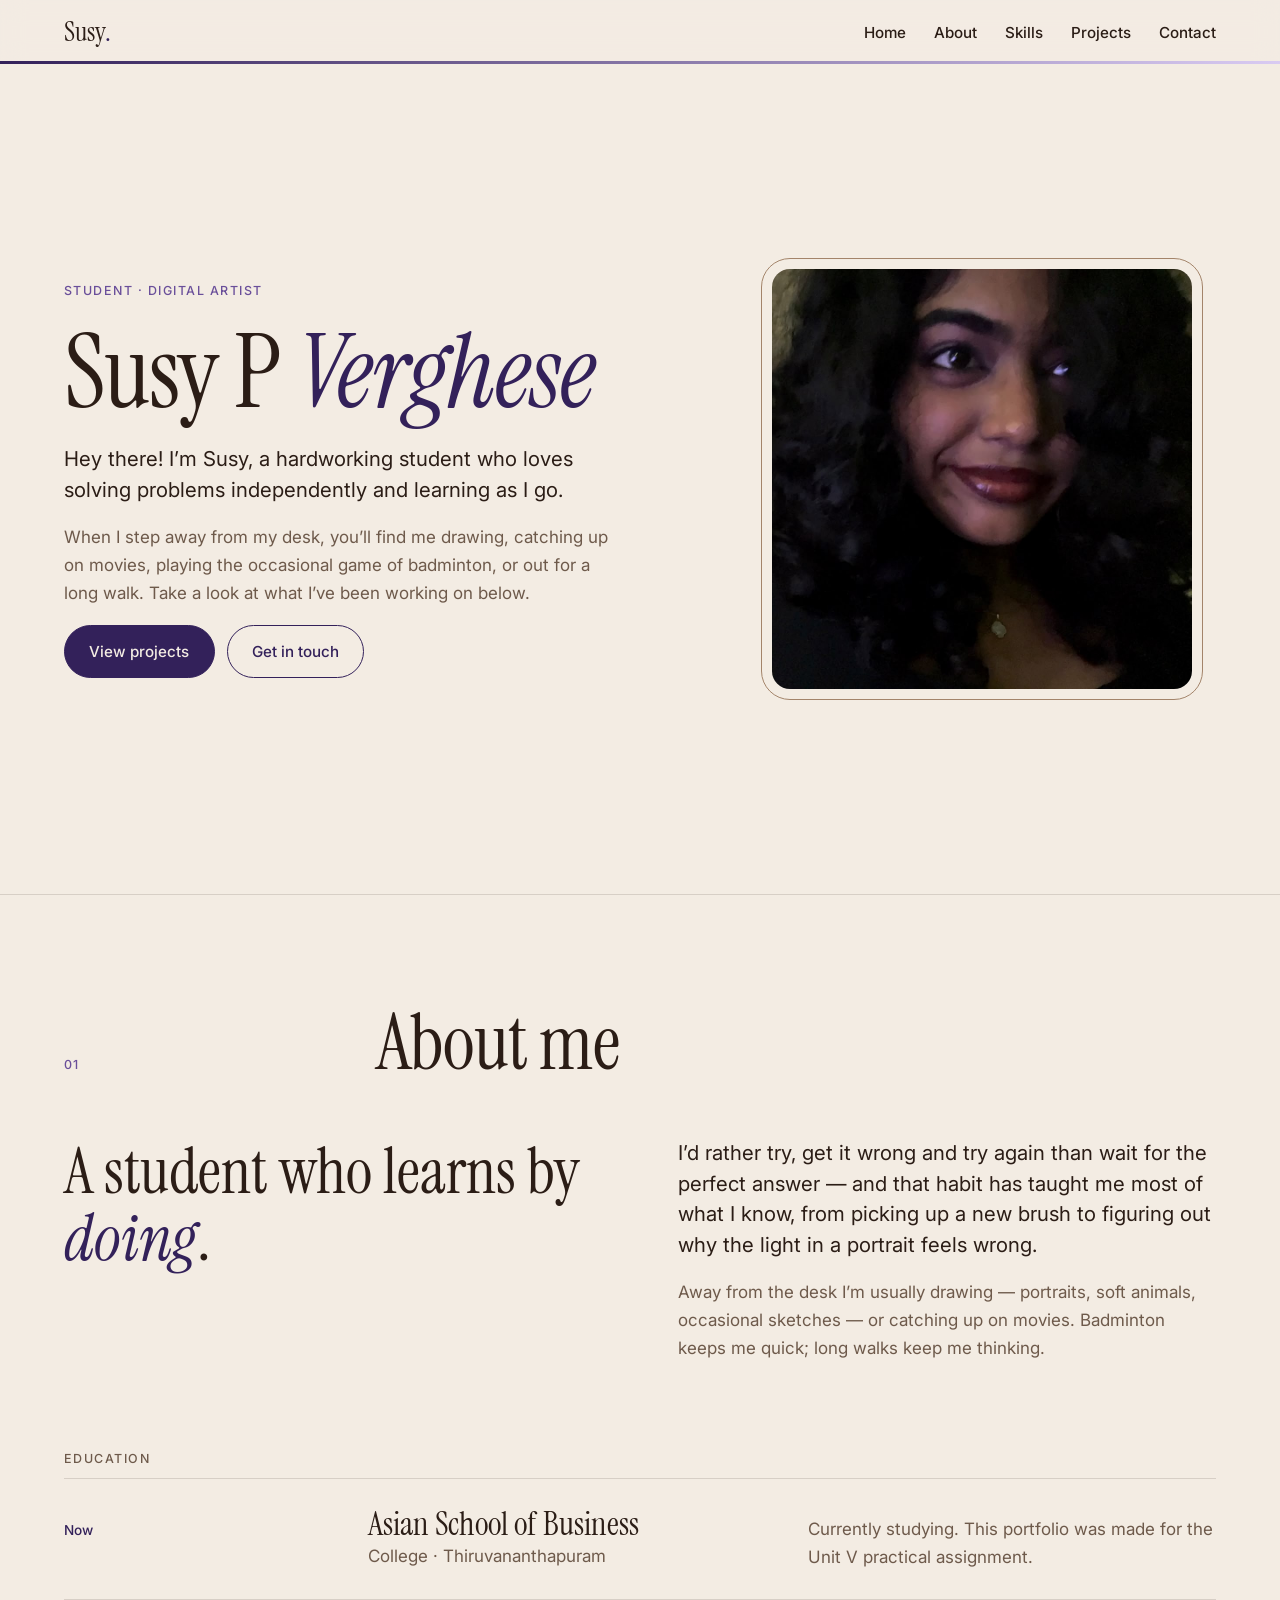
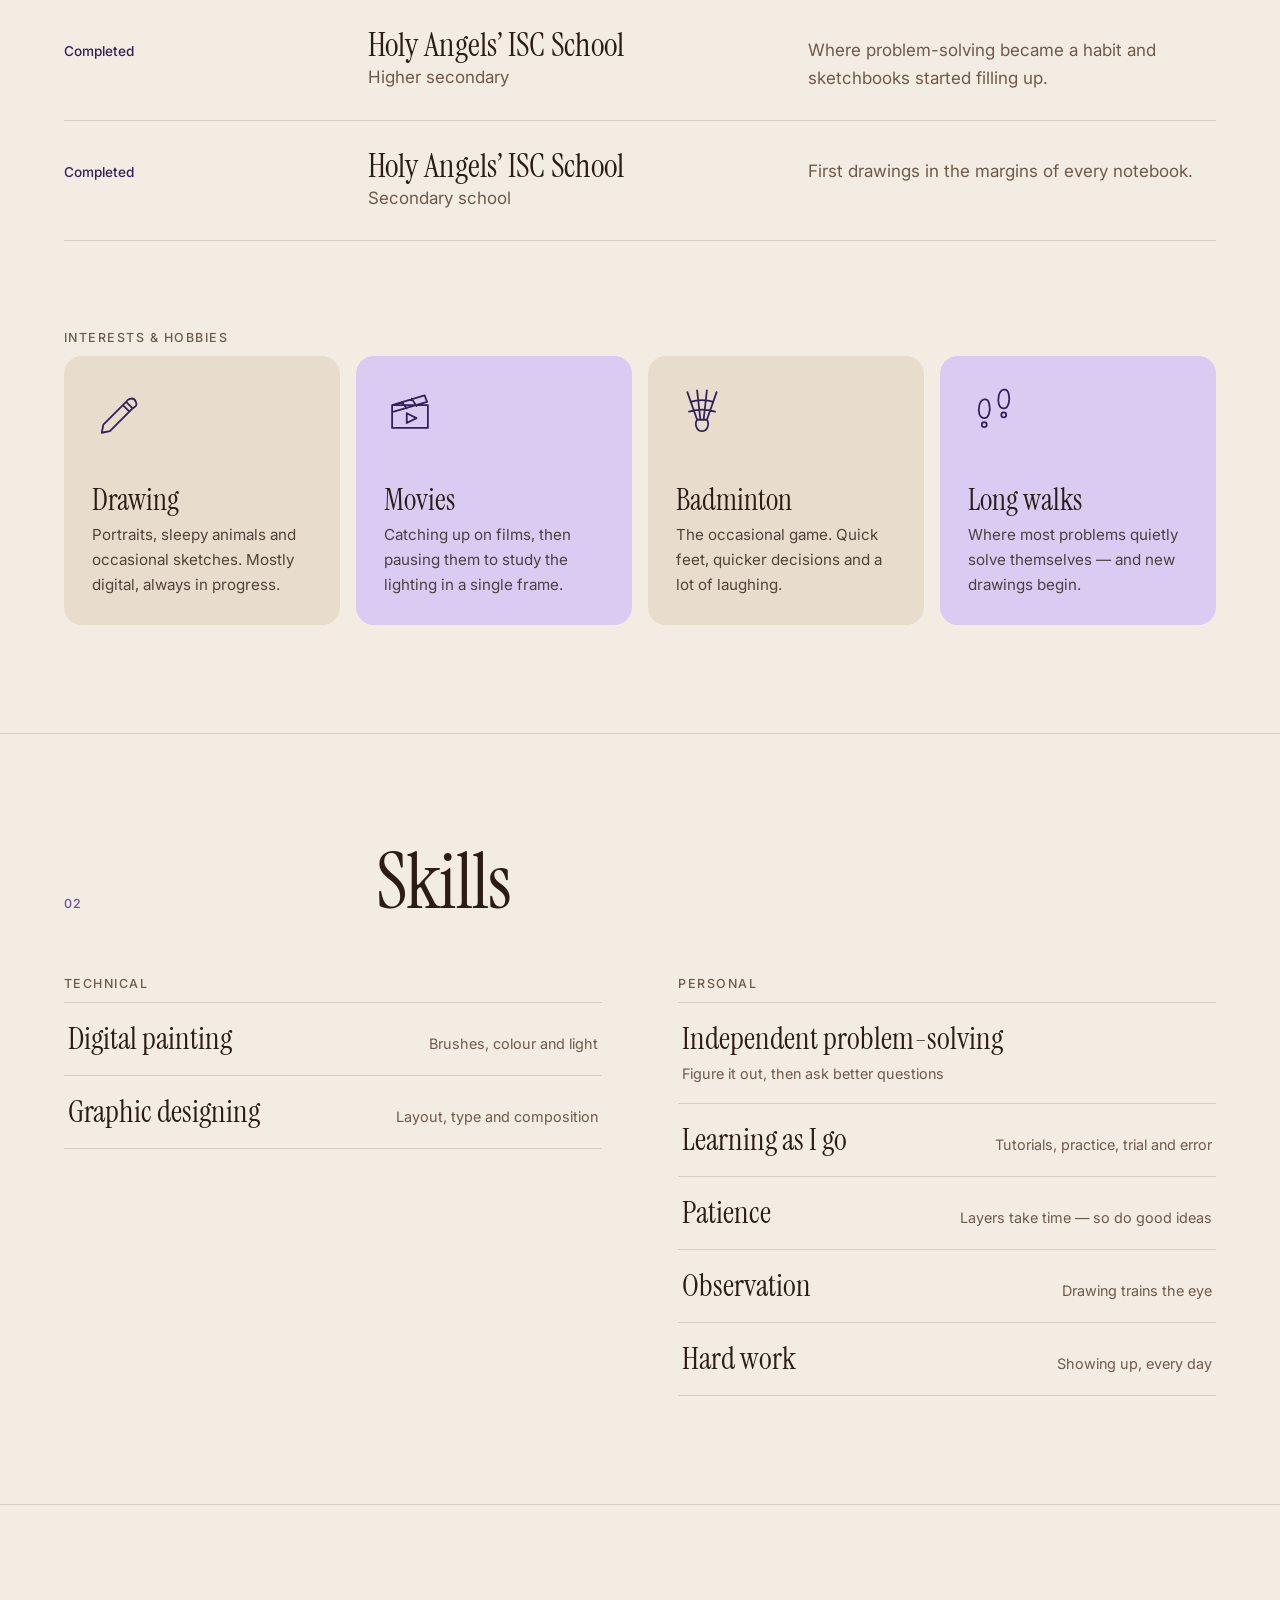
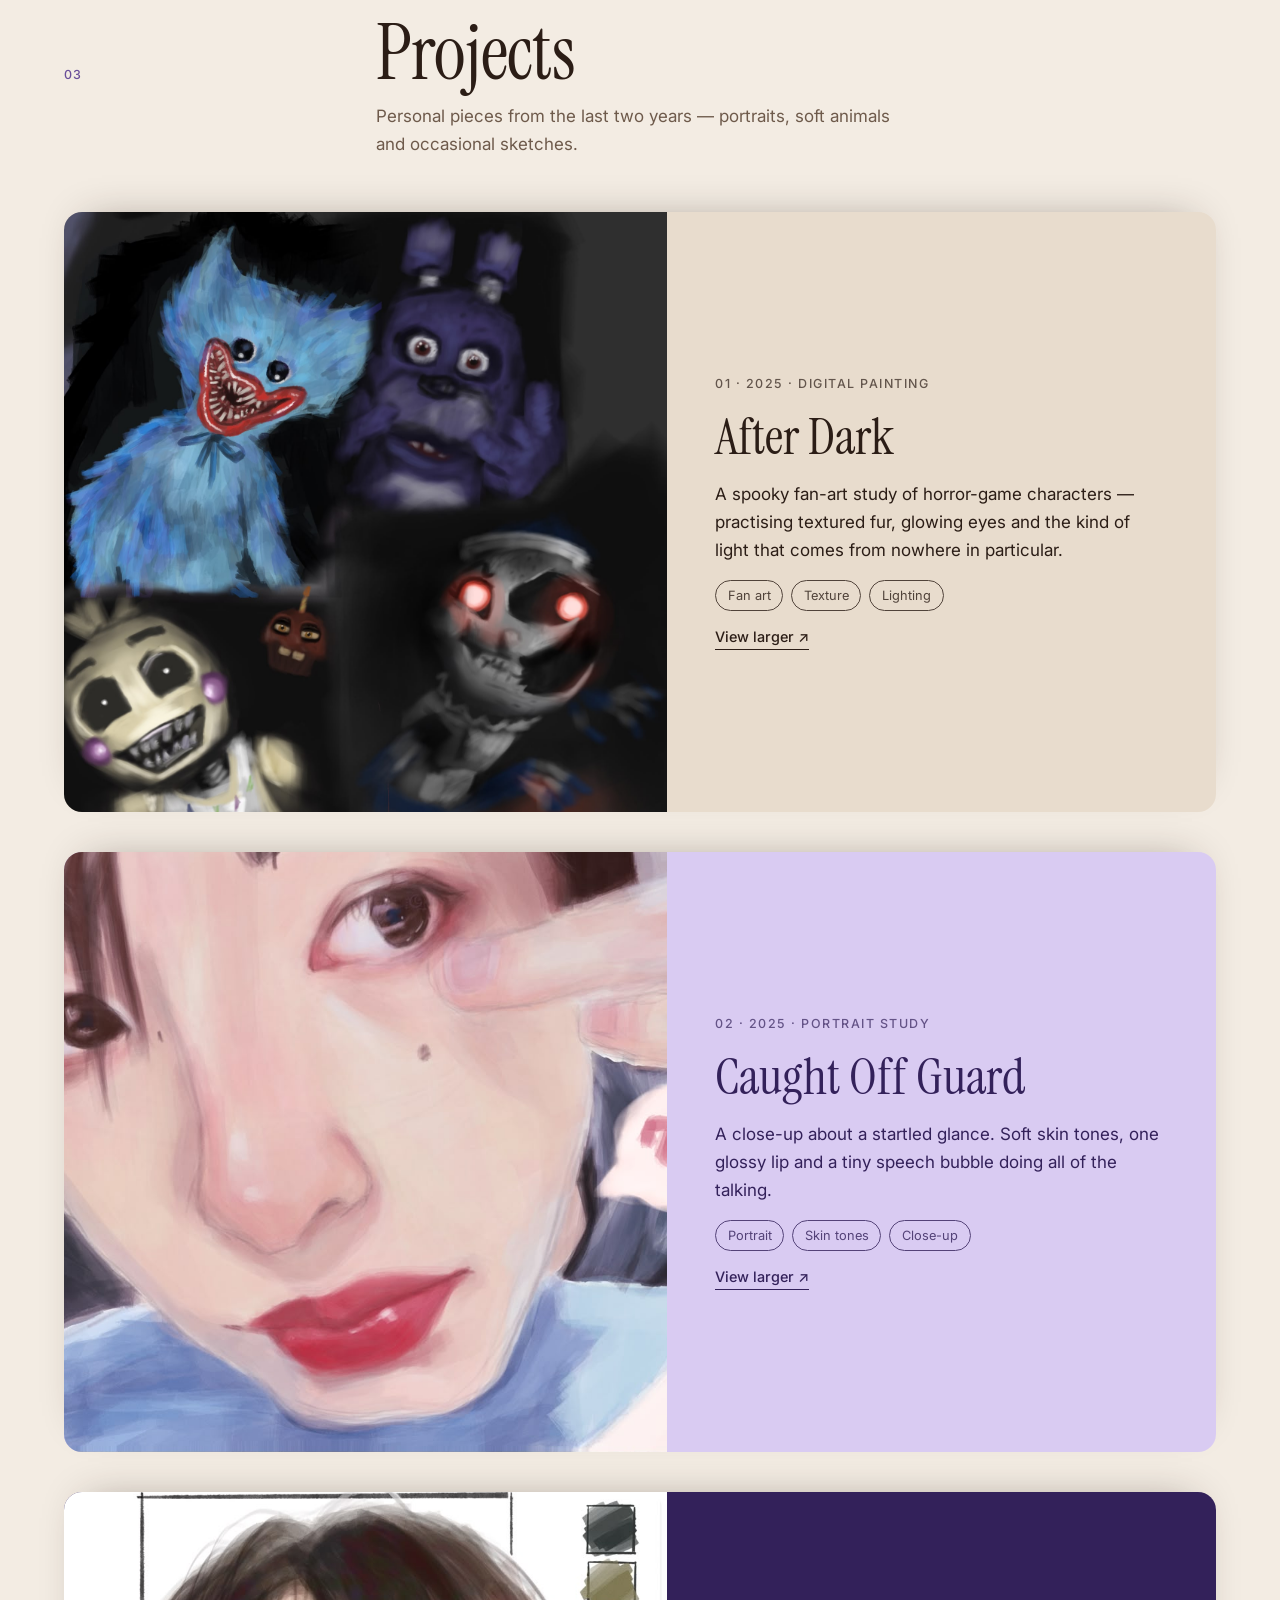
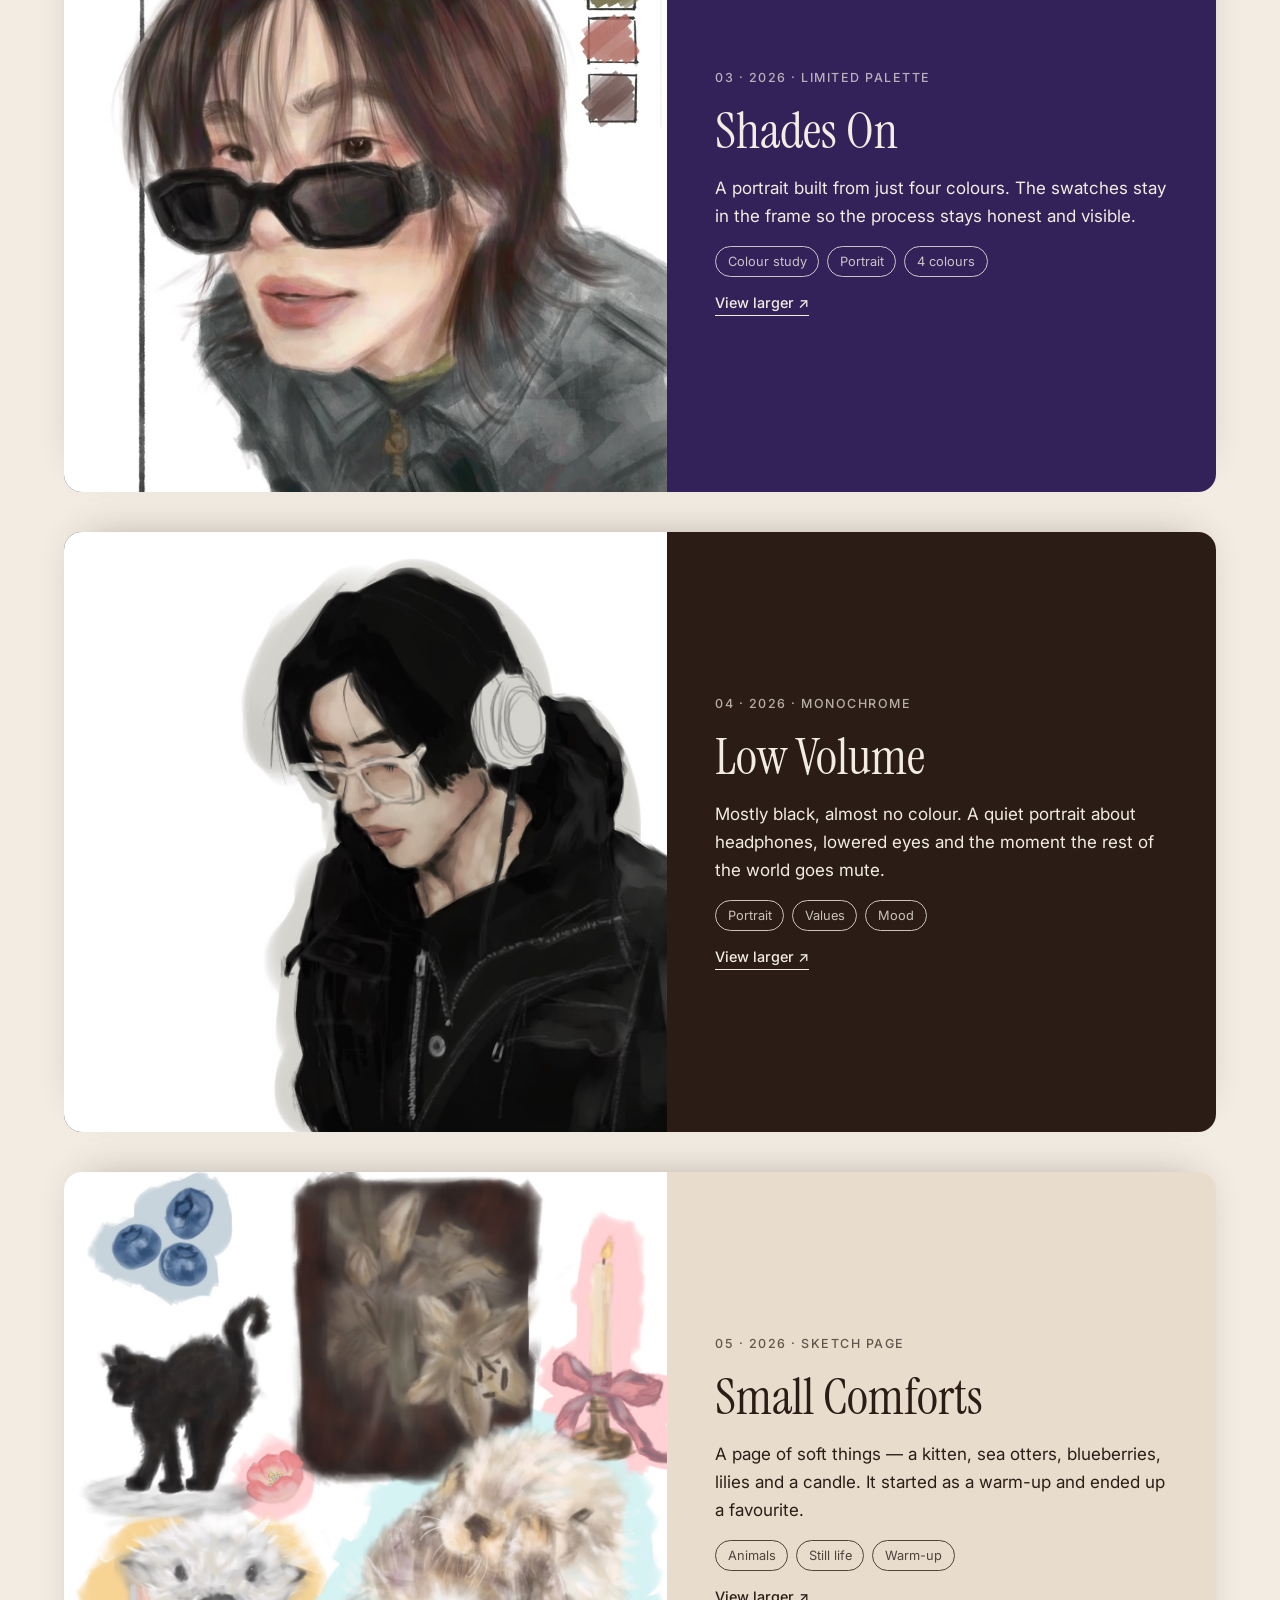
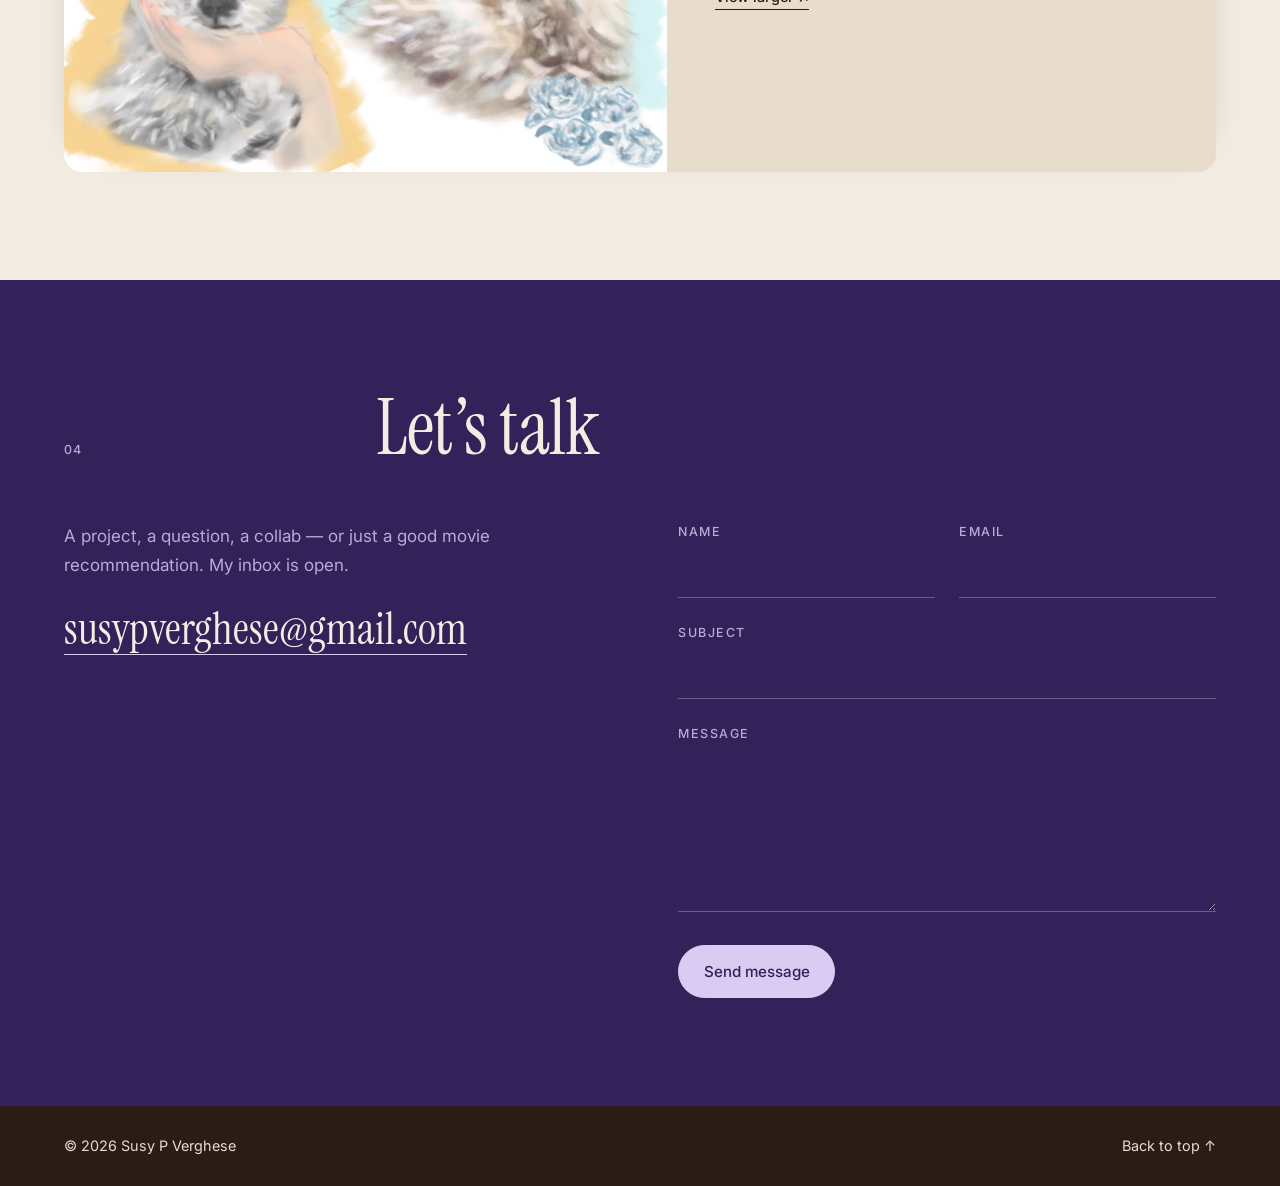
<file: index.html>
<!DOCTYPE html>
<html lang="en">
<head>
  <meta charset="UTF-8">
  <meta name="viewport" content="width=device-width, initial-scale=1">
  <title>Susy P Verghese — Portfolio</title>
  <meta name="description" content="Susy P Verghese — a hardworking student and digital artist. About me, education, skills, projects and contact details.">
  <link rel="preconnect" href="https://fonts.googleapis.com">
  <link rel="preconnect" href="https://fonts.gstatic.com" crossorigin>
  <link href="https://fonts.googleapis.com/css2?family=Instrument+Serif:ital@0;1&family=Inter:wght@400;500;600&display=swap" rel="stylesheet">
  <link rel="stylesheet" href="style.css">
</head>
<body>
  <a class="skip" href="#main">Skip to content</a>

  <header class="site-header">
    <a class="logo" href="#home">Susy<span>.</span></a>
    <nav aria-label="Main">
      <ul class="nav">
        <li><a href="#home">Home</a></li>
        <li><a href="#about">About</a></li>
        <li><a href="#skills">Skills</a></li>
        <li><a href="#projects">Projects</a></li>
        <li><a href="#contact">Contact</a></li>
      </ul>
    </nav>
  </header>

  <main id="main">

    <!-- Home -->
    <section class="hero" id="home">
      <div class="hero-text">
        <p class="eyebrow">Student · Digital artist</p>
        <h1>Susy P <em>Verghese</em></h1>
        <p class="lead">Hey there! I’m Susy, a hardworking student who loves solving problems independently and learning as I go.</p>
        <p class="muted">When I step away from my desk, you’ll find me drawing, catching up on movies, playing the occasional game of badminton, or out for a long walk. Take a look at what I’ve been working on below.</p>
        <div class="actions">
          <a class="btn" href="#projects">View projects</a>
          <a class="btn btn-ghost" href="#contact">Get in touch</a>
        </div>
      </div>
      <figure class="hero-photo">
        <img src="images/profile.jpg" alt="Susy P Verghese smiling over her shoulder, with dark curly hair" width="1280" height="960">
      </figure>
    </section>

    <!-- About -->
    <section class="section" id="about">
      <div class="section-head reveal">
        <p class="eyebrow">01</p>
        <h2>About me</h2>
      </div>
      <div class="two-col about-intro">
        <p class="about-statement reveal">A student who learns by <em>doing</em>.</p>
        <div class="about-text reveal">
          <p class="lead">I’d rather try, get it wrong and try again than wait for the perfect answer — and that habit has taught me most of what I know, from picking up a new brush to figuring out why the light in a portrait feels wrong.</p>
          <p class="muted">Away from the desk I’m usually drawing — portraits, soft animals, occasional sketches — or catching up on movies. Badminton keeps me quick; long walks keep me thinking.</p>
        </div>
      </div>

      <div class="about-block" id="education">
        <h3 class="col-title reveal">Education</h3>
        <ol class="timeline">
          <li class="reveal">
            <span class="years">Now</span>
            <div>
              <h3>Asian School of Business</h3>
              <p class="muted">College · Thiruvananthapuram</p>
            </div>
            <p class="muted">Currently studying. This portfolio was made for the Unit V practical assignment.</p>
          </li>
          <li class="reveal">
            <span class="years">Completed</span>
            <div>
              <h3>Holy Angels’ ISC School</h3>
              <p class="muted">Higher secondary</p>
            </div>
            <p class="muted">Where problem-solving became a habit and sketchbooks started filling up.</p>
          </li>
          <li class="reveal">
            <span class="years">Completed</span>
            <div>
              <h3>Holy Angels’ ISC School</h3>
              <p class="muted">Secondary school</p>
            </div>
            <p class="muted">First drawings in the margins of every notebook.</p>
          </li>
        </ol>
      </div>

      <div class="about-block" id="interests">
        <h3 class="col-title reveal">Interests &amp; hobbies</h3>
        <ul class="interests">
          <li class="interest reveal">
            <svg viewBox="0 0 64 64" aria-hidden="true"><path d="M14 50 L42 22 L50 30 L22 58 L12 60 Z M38 26 L46 34 M42 22 C45 17 52 16 54 22 C56 26 54 28 50 30"/></svg>
            <h3>Drawing</h3>
            <p>Portraits, sleepy animals and occasional sketches. Mostly digital, always in progress.</p>
          </li>
          <li class="interest reveal">
            <svg viewBox="0 0 64 64" aria-hidden="true"><path d="M10 26 H54 V54 H10 Z M10 26 L50 14 L53 22 L12 34 M22 22 L28 30 M34 18 L40 27 M28 36 L40 42 L28 48 Z"/></svg>
            <h3>Movies</h3>
            <p>Catching up on films, then pausing them to study the lighting in a single frame.</p>
          </li>
          <li class="interest reveal">
            <svg viewBox="0 0 64 64" aria-hidden="true"><path d="M26 44 C22 50 26 58 32 58 C38 58 42 50 38 44 Z M26 44 L14 10 M38 44 L50 10 M30 44 L26 8 M34 44 L38 8 M18 22 C26 19 38 19 46 22 M16 34 C26 31 38 31 48 34"/></svg>
            <h3>Badminton</h3>
            <p>The occasional game. Quick feet, quicker decisions and a lot of laughing.</p>
          </li>
          <li class="interest reveal">
            <svg viewBox="0 0 64 64" aria-hidden="true"><path d="M20 42 C14 42 12 34 14 26 C16 18 24 16 26 24 C28 32 26 42 20 42 Z M17 50 C17 46 23 46 23 50 C23 54 17 54 17 50 Z M44 30 C38 30 36 22 38 14 C40 6 48 4 50 12 C52 20 50 30 44 30 Z M41 38 C41 34 47 34 47 38 C47 42 41 42 41 38 Z"/></svg>
            <h3>Long walks</h3>
            <p>Where most problems quietly solve themselves — and new drawings begin.</p>
          </li>
        </ul>
      </div>
    </section>

    <!-- Skills -->
    <section class="section" id="skills">
      <div class="section-head reveal">
        <p class="eyebrow">02</p>
        <h2>Skills</h2>
      </div>
      <div class="two-col">
        <div>
          <h3 class="col-title reveal">Technical</h3>
          <ul class="list">
            <li><span>Digital painting</span><small>Brushes, colour and light</small></li>
            <li><span>Graphic designing</span><small>Layout, type and composition</small></li>
          </ul>
        </div>
        <div>
          <h3 class="col-title reveal">Personal</h3>
          <ul class="list">
            <li><span>Independent problem-solving</span><small>Figure it out, then ask better questions</small></li>
            <li><span>Learning as I go</span><small>Tutorials, practice, trial and error</small></li>
            <li><span>Patience</span><small>Layers take time — so do good ideas</small></li>
            <li><span>Observation</span><small>Drawing trains the eye</small></li>
            <li><span>Hard work</span><small>Showing up, every day</small></li>
          </ul>
        </div>
      </div>
    </section>

    <!-- Projects -->
    <section class="section" id="projects">
      <div class="section-head reveal">
        <p class="eyebrow">03</p>
        <h2>Projects</h2>
        <p class="muted section-intro">Personal pieces from the last two years — portraits, soft animals and occasional sketches.</p>
      </div>

      <div class="projects">
        <article class="project" style="--i: 0">
          <button class="project-open" type="button" popovertarget="view-1" aria-label="View After Dark larger">
            <img src="images/after-dark.jpg" alt="Painted collage of four horror-game characters with glowing eyes and toothy grins." width="1600" height="1600" loading="lazy">
          </button>
          <div class="project-body">
            <p class="meta">01 · 2025 · Digital painting</p>
            <h3>After Dark</h3>
            <p>A spooky fan-art study of horror-game characters — practising textured fur, glowing eyes and the kind of light that comes from nowhere in particular.</p>
            <ul class="tags"><li>Fan art</li><li>Texture</li><li>Lighting</li></ul>
            <button class="view-btn" type="button" popovertarget="view-1">View larger ↗</button>
          </div>
        </article>

        <span class="stack-mark" aria-hidden="true"></span>
        <article class="project project--lilac" style="--i: 1">
          <button class="project-open" type="button" popovertarget="view-2" aria-label="View Caught Off Guard larger">
            <img src="images/caught-off-guard.jpg" alt="Close-up painted portrait with red lips, glancing sideways beside a small speech bubble." width="1280" height="905" loading="lazy" style="object-position: 40% 50%">
          </button>
          <div class="project-body">
            <p class="meta">02 · 2025 · Portrait study</p>
            <h3>Caught Off Guard</h3>
            <p>A close-up about a startled glance. Soft skin tones, one glossy lip and a tiny speech bubble doing all of the talking.</p>
            <ul class="tags"><li>Portrait</li><li>Skin tones</li><li>Close-up</li></ul>
            <button class="view-btn" type="button" popovertarget="view-2">View larger ↗</button>
          </div>
        </article>

        <span class="stack-mark" aria-hidden="true"></span>
        <article class="project project--purple" style="--i: 2">
          <button class="project-open" type="button" popovertarget="view-3" aria-label="View Shades On larger">
            <img src="images/shades-on.jpg" alt="Painted portrait of a person in dark sunglasses and a grey jacket, with four colour swatches." width="905" height="1280" loading="lazy" style="object-position: 50% 35%">
          </button>
          <div class="project-body">
            <p class="meta">03 · 2026 · Limited palette</p>
            <h3>Shades On</h3>
            <p>A portrait built from just four colours. The swatches stay in the frame so the process stays honest and visible.</p>
            <ul class="tags"><li>Colour study</li><li>Portrait</li><li>4 colours</li></ul>
            <button class="view-btn" type="button" popovertarget="view-3">View larger ↗</button>
          </div>
        </article>

        <span class="stack-mark" aria-hidden="true"></span>
        <article class="project project--brown" style="--i: 3">
          <button class="project-open" type="button" popovertarget="view-4" aria-label="View Low Volume larger">
            <img src="images/low-volume.jpg" alt="Painted portrait of a person in glasses and white headphones looking down, in a black jacket." width="1000" height="1426" loading="lazy" style="object-position: 65% 40%">
          </button>
          <div class="project-body">
            <p class="meta">04 · 2026 · Monochrome</p>
            <h3>Low Volume</h3>
            <p>Mostly black, almost no colour. A quiet portrait about headphones, lowered eyes and the moment the rest of the world goes mute.</p>
            <ul class="tags"><li>Portrait</li><li>Values</li><li>Mood</li></ul>
            <button class="view-btn" type="button" popovertarget="view-4">View larger ↗</button>
          </div>
        </article>

        <span class="stack-mark" aria-hidden="true"></span>
        <article class="project" style="--i: 4">
          <button class="project-open" type="button" popovertarget="view-5" aria-label="View Small Comforts larger">
            <img src="images/small-comforts.jpg" alt="Sketch page of a black kitten, fluffy sea otters, blueberries, lilies, flowers and a candle." width="1600" height="1600" loading="lazy">
          </button>
          <div class="project-body">
            <p class="meta">05 · 2026 · Sketch page</p>
            <h3>Small Comforts</h3>
            <p>A page of soft things — a kitten, sea otters, blueberries, lilies and a candle. It started as a warm-up and ended up a favourite.</p>
            <ul class="tags"><li>Animals</li><li>Still life</li><li>Warm-up</li></ul>
            <button class="view-btn" type="button" popovertarget="view-5">View larger ↗</button>
          </div>
        </article>
      </div>

      <!-- Larger views: open when a project is clicked (Esc or clicking outside closes) -->
      <div class="viewer" id="view-1" popover>
        <figure>
          <img src="images/after-dark.jpg" alt="Painted collage of four horror-game characters with glowing eyes and toothy grins." width="1600" height="1600" loading="lazy">
          <figcaption>
            <span>01 · After Dark</span>
            <button type="button" popovertarget="view-1" popovertargetaction="hide">Close ✕</button>
          </figcaption>
        </figure>
      </div>
      <div class="viewer" id="view-2" popover>
        <figure>
          <img src="images/caught-off-guard.jpg" alt="Close-up painted portrait with red lips, glancing sideways beside a small speech bubble." width="1280" height="905" loading="lazy">
          <figcaption>
            <span>02 · Caught Off Guard</span>
            <button type="button" popovertarget="view-2" popovertargetaction="hide">Close ✕</button>
          </figcaption>
        </figure>
      </div>
      <div class="viewer" id="view-3" popover>
        <figure>
          <img src="images/shades-on.jpg" alt="Painted portrait of a person in dark sunglasses and a grey jacket, with four colour swatches." width="905" height="1280" loading="lazy">
          <figcaption>
            <span>03 · Shades On</span>
            <button type="button" popovertarget="view-3" popovertargetaction="hide">Close ✕</button>
          </figcaption>
        </figure>
      </div>
      <div class="viewer" id="view-4" popover>
        <figure>
          <img src="images/low-volume.jpg" alt="Painted portrait of a person in glasses and white headphones looking down, in a black jacket." width="1000" height="1426" loading="lazy">
          <figcaption>
            <span>04 · Low Volume</span>
            <button type="button" popovertarget="view-4" popovertargetaction="hide">Close ✕</button>
          </figcaption>
        </figure>
      </div>
      <div class="viewer" id="view-5" popover>
        <figure>
          <img src="images/small-comforts.jpg" alt="Sketch page of a black kitten, fluffy sea otters, blueberries, lilies, flowers and a candle." width="1600" height="1600" loading="lazy">
          <figcaption>
            <span>05 · Small Comforts</span>
            <button type="button" popovertarget="view-5" popovertargetaction="hide">Close ✕</button>
          </figcaption>
        </figure>
      </div>
    </section>

    <!-- Contact -->
    <section class="section contact" id="contact">
      <div class="section-head reveal">
        <p class="eyebrow">04</p>
        <h2>Let’s talk</h2>
      </div>
      <div class="two-col">
        <div class="contact-info reveal">
          <p class="muted">A project, a question, a collab — or just a good movie recommendation. My inbox is open.</p>
          <a class="email" href="mailto:susypverghese@gmail.com">susypverghese@gmail.com</a>
        </div>

        <form class="form reveal" action="mailto:susypverghese@gmail.com" method="post" enctype="text/plain">
          <div class="field">
            <label for="name">Name</label>
            <input id="name" name="name" type="text" autocomplete="name" required>
          </div>
          <div class="field">
            <label for="email">Email</label>
            <input id="email" name="email" type="email" autocomplete="email" required>
          </div>
          <div class="field field-full">
            <label for="subject">Subject</label>
            <input id="subject" name="subject" type="text" required>
          </div>
          <div class="field field-full">
            <label for="message">Message</label>
            <textarea id="message" name="message" rows="5" required></textarea>
          </div>
          <button class="btn btn-light" type="submit">Send message</button>
        </form>
      </div>
    </section>

  </main>

  <footer class="site-footer">
    <p>© 2026 Susy P Verghese</p>
    <a href="#home">Back to top ↑</a>
  </footer>
</body>
</html>
</file>
<file: style.css>
/* ==========================================================
   Susy P Verghese — Portfolio
   Colours: light & dark brown, light & dark purple
   ========================================================== */

:root {
  --brown-light: #f3ece3;   /* page background */
  --brown-soft: #e8dccd;    /* cards, surfaces */
  --brown-dark: #2b1d16;    /* main text */
  --brown-muted: #6e5a4b;   /* secondary text */
  --brown-mid: #a3846a;     /* borders, details */
  --purple-light: #d9cbf2;  /* highlights */
  --purple-mid: #6a4f9a;    /* small labels */
  --purple-dark: #33215a;   /* accent, buttons, contact */

  --line: rgba(43, 29, 22, 0.14);
  --radius: 18px;
  --gutter: clamp(20px, 5vw, 72px);
  --serif: "Instrument Serif", Georgia, "Times New Roman", serif;
  --sans: "Inter", system-ui, -apple-system, "Segoe UI", sans-serif;
  --ease: cubic-bezier(0.22, 1, 0.36, 1);
}

/* ---------- Base ---------- */
*,
*::before,
*::after {
  box-sizing: border-box;
  margin: 0;
  padding: 0;
}

html {
  scroll-behavior: smooth;
  scroll-padding-top: 90px;
}

body {
  background: var(--brown-light);
  color: var(--brown-dark);
  font-family: var(--sans);
  font-size: 1.0625rem;
  line-height: 1.65;
  -webkit-font-smoothing: antialiased;
}

img {
  display: block;
  max-width: 100%;
  height: auto;
}

a {
  color: inherit;
}

ul,
ol {
  list-style: none;
}

h1,
h2,
h3 {
  font-weight: 400;
  line-height: 1.05;
}

h1,
h2 {
  font-family: var(--serif);
  letter-spacing: -0.01em;
}

em {
  font-family: var(--serif);
  font-style: italic;
  color: var(--purple-dark);
}

::selection {
  background: var(--purple-light);
  color: var(--purple-dark);
}

:focus-visible {
  outline: 2px solid var(--purple-dark);
  outline-offset: 3px;
  border-radius: 4px;
}

.skip {
  position: absolute;
  left: 12px;
  top: -60px;
  z-index: 100;
  padding: 0.6em 1em;
  background: var(--purple-dark);
  color: var(--brown-light);
  border-radius: 8px;
}

.skip:focus {
  top: 12px;
}

.eyebrow {
  font-size: 0.78rem;
  font-weight: 500;
  letter-spacing: 0.12em;
  text-transform: uppercase;
  color: var(--purple-mid);
}

.muted {
  color: var(--brown-muted);
}

/* ---------- Header & navigation ---------- */
.site-header {
  position: sticky;
  top: 0;
  z-index: 10;
  display: flex;
  align-items: center;
  justify-content: space-between;
  gap: 1rem;
  padding: 1.1rem var(--gutter);
  background: rgba(243, 236, 227, 0.85);
  backdrop-filter: blur(12px);
  -webkit-backdrop-filter: blur(12px);
  border-bottom: 1px solid var(--line);
}

.logo {
  font-family: var(--serif);
  font-size: 1.7rem;
  line-height: 1;
  text-decoration: none;
}

.logo span {
  color: var(--purple-dark);
}

.nav {
  display: flex;
  flex-wrap: wrap;
  gap: 0.25rem 1.75rem;
}

.nav a {
  font-size: 0.95rem;
  font-weight: 500;
  text-decoration: none;
  padding-bottom: 2px;
  background: linear-gradient(var(--purple-dark), var(--purple-dark)) left bottom / 0 1.5px no-repeat;
  transition: background-size 0.4s var(--ease), color 0.3s;
}

.nav a:hover,
.nav a[aria-current="page"] {
  color: var(--purple-dark);
  background-size: 100% 1.5px;
}

/* ---------- Buttons ---------- */
.actions {
  display: flex;
  flex-wrap: wrap;
  gap: 0.75rem;
  margin-top: 2rem;
}

.btn {
  display: inline-block;
  padding: 0.85em 1.6em;
  border: 1px solid var(--purple-dark);
  border-radius: 999px;
  background: var(--purple-dark);
  color: var(--brown-light);
  font: inherit;
  font-size: 0.95rem;
  font-weight: 500;
  text-decoration: none;
  cursor: pointer;
  transition: background-color 0.3s, color 0.3s, transform 0.3s var(--ease);
}

.btn:hover {
  background: var(--purple-light);
  color: var(--purple-dark);
  transform: translateY(-2px);
}

.btn-ghost {
  background: transparent;
  color: var(--purple-dark);
}

.btn-light {
  border-color: var(--purple-light);
  background: var(--purple-light);
  color: var(--purple-dark);
}

.btn-light:hover {
  background: var(--brown-light);
  border-color: var(--brown-light);
}

/* ---------- Hero ---------- */
.hero {
  display: grid;
  grid-template-columns: 1.3fr 1fr;
  align-items: center;
  gap: clamp(2rem, 6vw, 6rem);
  min-height: calc(100vh - 70px);
  padding: clamp(3rem, 8vh, 6rem) var(--gutter);
}

.hero-text > * + * {
  margin-top: 1.1rem;
}

.hero h1 {
  font-size: clamp(3.2rem, 8vw, 7.5rem);
}

.lead {
  font-size: clamp(1.15rem, 1.6vw, 1.4rem);
  line-height: 1.5;
  max-width: 34rem;
}

.hero .muted {
  max-width: 34rem;
}

.hero-photo img {
  width: 100%;
  max-width: 420px;
  margin-inline: auto;
  aspect-ratio: 1 / 1;
  object-fit: cover;
  object-position: 85% 30%; /* keeps her face centred in the square */
  border-radius: var(--radius);
  outline: 1px solid var(--brown-mid);
  outline-offset: 10px;
}

/* gentle entrance on page load */
.hero-text > *,
.hero-photo {
  animation: rise 0.9s var(--ease) both;
}

.hero-text > :nth-child(2) { animation-delay: 0.08s; }
.hero-text > :nth-child(3) { animation-delay: 0.16s; }
.hero-text > :nth-child(4) { animation-delay: 0.24s; }
.hero-text > :nth-child(5) { animation-delay: 0.32s; }
.hero-photo { animation-delay: 0.2s; }

@keyframes rise {
  from {
    opacity: 0;
    translate: 0 28px;
  }
  to {
    opacity: 1;
    translate: 0 0;
  }
}

/* ---------- Sections ---------- */
.section {
  padding: clamp(4rem, 12vh, 8rem) var(--gutter);
  border-top: 1px solid var(--line);
}

.section-head {
  display: grid;
  grid-template-columns: 1fr 3fr;
  align-items: baseline;
  gap: 0.5rem 2rem;
  margin-bottom: clamp(2.5rem, 6vh, 4rem);
}

.section-head h2 {
  font-size: clamp(2.6rem, 6vw, 5rem);
}

.section-intro {
  grid-column: 2;
  max-width: 34rem;
}

.two-col {
  display: grid;
  grid-template-columns: 1fr 1fr;
  gap: 3rem clamp(2rem, 6vw, 6rem);
}

.col-title {
  font-size: 0.78rem;
  font-weight: 500;
  letter-spacing: 0.12em;
  text-transform: uppercase;
  color: var(--brown-muted);
  margin-bottom: 0.75rem;
}

/* ---------- Skills ---------- */
.list li {
  display: flex;
  flex-wrap: wrap;
  justify-content: space-between;
  align-items: baseline;
  gap: 0.25rem 1rem;
  padding: 1.1rem 0.25rem;
  border-bottom: 1px solid var(--line);
  transition: padding 0.4s var(--ease), background-color 0.4s;
}

.list li:first-child {
  border-top: 1px solid var(--line);
}

.list li:hover {
  padding-inline: 1rem;
  background: var(--purple-light);
}

.list span {
  font-family: var(--serif);
  font-size: clamp(1.5rem, 2.4vw, 2rem);
  line-height: 1.2;
}

.list small {
  font-size: 0.9rem;
  color: var(--brown-muted);
}

/* ---------- Projects: cards stack as you scroll ---------- */
.projects {
  display: grid;
}

.project:not(:last-of-type) {
  margin-bottom: 2.5rem;
}

.stack-mark {
  display: block;
  height: 0;
}

.project {
  position: sticky;
  top: calc(96px + var(--i) * 14px);
  display: grid;
  grid-template-columns: 1.1fr 1fr;
  height: min(72vh, 600px);
  overflow: hidden;
  border-radius: var(--radius);
  background: var(--brown-soft);
  box-shadow: 0 -12px 40px -24px rgba(43, 29, 22, 0.45);
}

.project img {
  width: 100%;
  height: 100%;
  object-fit: cover;
  transition: transform 0.8s var(--ease);
}

.project:hover img {
  transform: scale(1.03);
}

/* the picture is a button that opens the larger view */
.project-open {
  position: relative;
  display: block;
  width: 100%;
  height: 100%;
  padding: 0;
  border: 0;
  background: none;
  overflow: hidden;
  cursor: zoom-in;
}

.project-open::after {
  content: "View larger ↗";
  position: absolute;
  left: 1rem;
  bottom: 1rem;
  padding: 0.45em 0.95em;
  border-radius: 999px;
  background: rgba(51, 33, 90, 0.88);
  color: var(--brown-light);
  font: 500 0.8rem/1.4 var(--sans);
  opacity: 0;
  transform: translateY(6px);
  transition: opacity 0.3s, transform 0.4s var(--ease);
}

.project-open:hover::after,
.project-open:focus-visible::after {
  opacity: 1;
  transform: none;
}

@media (hover: none) {
  .project-open::after {
    opacity: 1;
    transform: none;
  }
}

.view-btn {
  align-self: flex-start;
  padding: 0 0 2px;
  border: 0;
  border-bottom: 1px solid currentColor;
  background: none;
  color: inherit;
  font: 500 0.9rem/1.4 var(--sans);
  cursor: pointer;
  transition: opacity 0.3s;
}

.view-btn:hover {
  opacity: 0.7;
}

/* ---------- Larger view (HTML popover — no JavaScript) ---------- */
.viewer {
  margin: auto;
  padding: 0;
  border: 0;
  background: transparent;
  overflow: visible;
  opacity: 0;
  transform: scale(0.96);
  transition:
    opacity 0.3s,
    transform 0.45s var(--ease),
    overlay 0.3s allow-discrete,
    display 0.3s allow-discrete;
}

.viewer:popover-open {
  opacity: 1;
  transform: none;
}

@starting-style {
  .viewer:popover-open {
    opacity: 0;
    transform: scale(0.96);
  }
}

.viewer::backdrop {
  background: rgba(27, 17, 43, 0.9);
  backdrop-filter: blur(6px);
}

.viewer figure {
  display: grid;
  gap: 0.85rem;
}

.viewer img {
  width: auto;
  height: auto;
  max-width: min(92vw, 1100px);
  max-height: calc(92vh - 3.5rem);
  margin-inline: auto;
  border-radius: 12px;
}

.viewer figcaption {
  display: flex;
  justify-content: space-between;
  align-items: center;
  gap: 1rem;
  color: var(--brown-light);
  font-size: 0.95rem;
}

.viewer figcaption button {
  padding: 0.5em 1.1em;
  border: 1px solid var(--purple-light);
  border-radius: 999px;
  background: transparent;
  color: var(--purple-light);
  font: 500 0.85rem/1.2 var(--sans);
  cursor: pointer;
  transition: background-color 0.3s, color 0.3s;
}

.viewer figcaption button:hover {
  background: var(--purple-light);
  color: var(--purple-dark);
}

.project-body {
  display: flex;
  flex-direction: column;
  justify-content: center;
  gap: 1rem;
  padding: clamp(1.5rem, 4vw, 3rem);
}

.project-body h3 {
  font-family: var(--serif);
  font-size: clamp(2.2rem, 4vw, 3.6rem);
}

.project-body p {
  max-width: 30rem;
}

.meta {
  font-size: 0.78rem;
  font-weight: 500;
  letter-spacing: 0.12em;
  text-transform: uppercase;
  opacity: 0.7;
}

.tags {
  display: flex;
  flex-wrap: wrap;
  gap: 0.5rem;
}

.tags li {
  padding: 0.3em 0.9em;
  border: 1px solid currentColor;
  border-radius: 999px;
  font-size: 0.8rem;
  opacity: 0.8;
}

.project--lilac {
  background: var(--purple-light);
  color: var(--purple-dark);
}

.project--purple {
  background: var(--purple-dark);
  color: var(--brown-light);
}

.project--brown {
  background: var(--brown-dark);
  color: var(--brown-light);
}

/* ---------- Contact (dark purple) ---------- */
.contact {
  background: var(--purple-dark);
  color: var(--brown-light);
  border-top: 0;
}

.contact .eyebrow,
.contact .muted {
  color: #b9aad6;
}

.contact em {
  color: var(--purple-light);
}

.contact :focus-visible {
  outline-color: var(--purple-light);
}

.contact-info {
  display: grid;
  align-content: start;
  gap: 1.5rem;
}

.email {
  justify-self: start;
  font-family: var(--serif);
  font-size: clamp(1.8rem, 3.4vw, 2.8rem);
  line-height: 1.2;
  text-decoration: none;
  background: linear-gradient(var(--purple-light), var(--purple-light)) left bottom / 100% 1px no-repeat;
  transition: background-size 0.4s var(--ease);
}

.email:hover {
  background-size: 0 1px;
}

.form {
  display: grid;
  grid-template-columns: 1fr 1fr;
  gap: 1.6rem 1.5rem;
}

.field-full,
.form .btn {
  grid-column: 1 / -1;
}

.form .btn {
  justify-self: start;
}

.field label {
  display: block;
  font-size: 0.78rem;
  font-weight: 500;
  letter-spacing: 0.12em;
  text-transform: uppercase;
  color: #b9aad6;
  margin-bottom: 0.4rem;
}

.field input,
.field textarea {
  width: 100%;
  padding: 0.6rem 0;
  border: 0;
  border-bottom: 1px solid rgba(243, 236, 227, 0.3);
  background: transparent;
  color: var(--brown-light);
  font: inherit;
  resize: vertical;
  transition: border-color 0.3s;
}

.field input:focus,
.field textarea:focus {
  outline: none;
  border-bottom-color: var(--purple-light);
}

/* ---------- About ---------- */
.about-statement {
  font-family: var(--serif);
  font-size: clamp(2.4rem, 5vw, 4.4rem);
  line-height: 1.05;
}

.about-text > * + * {
  margin-top: 1.1rem;
}

.about-text .lead {
  max-width: 36rem;
}

.about-block {
  margin-top: clamp(4rem, 10vh, 6rem);
}

/* ---------- About: education ---------- */
.timeline li {
  display: grid;
  grid-template-columns: 1fr 1.5fr 1.5fr;
  gap: 0.5rem 2rem;
  align-items: baseline;
  padding: 1.75rem 0;
  border-bottom: 1px solid var(--line);
}

.timeline li:first-child {
  border-top: 1px solid var(--line);
}

.years {
  font-size: 0.85rem;
  font-weight: 500;
  color: var(--purple-dark);
}

.timeline h3 {
  font-family: var(--serif);
  font-size: clamp(1.6rem, 2.6vw, 2.2rem);
}

/* ---------- About: interests ---------- */
.interests {
  display: grid;
  grid-template-columns: repeat(4, 1fr);
  gap: 1rem;
}

.interest {
  padding: 1.75rem;
  border-radius: var(--radius);
  background: var(--brown-soft);
  transition: background-color 0.4s, color 0.4s, transform 0.4s var(--ease);
}

.interest:nth-child(even) {
  background: var(--purple-light);
}

.interest:hover {
  background: var(--purple-dark);
  color: var(--brown-light);
  transform: translateY(-4px);
}

.interest svg {
  width: 52px;
  height: 52px;
  margin-bottom: 2.5rem;
  fill: none;
  stroke: var(--purple-dark);
  stroke-width: 2.2;
  stroke-linecap: round;
  stroke-linejoin: round;
  transition: stroke 0.4s;
}

.interest:hover svg {
  stroke: var(--purple-light);
}

.interest h3 {
  font-family: var(--serif);
  font-size: 1.9rem;
  margin-bottom: 0.4rem;
}

.interest p {
  font-size: 0.95rem;
  opacity: 0.8;
}

/* ---------- Footer ---------- */
.site-footer {
  display: flex;
  flex-wrap: wrap;
  justify-content: space-between;
  gap: 1rem;
  padding: 1.75rem var(--gutter);
  background: var(--brown-dark);
  font-size: 0.9rem;
  color: var(--brown-soft);
}

.site-footer a {
  text-decoration: none;
}

.site-footer a:hover {
  color: var(--purple-light);
}

/* ==========================================================
   Scroll animations — pure CSS (scroll-driven animations).
   Browsers without support simply show everything normally.
   ========================================================== */
@supports (animation-timeline: view()) {

  /* 1. Blocks fade and rise in as they enter the screen */
  .reveal {
    animation: rise linear both;
    animation-timeline: view();
    animation-range: entry 0% entry 70%;
  }

  /* 2. Reading-progress bar along the bottom of the header */
  .site-header::after {
    content: "";
    position: absolute;
    left: 0;
    right: 0;
    bottom: -1px;
    height: 3px;
    background: linear-gradient(90deg, var(--purple-dark), var(--purple-light));
    transform-origin: left;
    animation: grow-x linear both;
    animation-timeline: scroll(root);
  }

  /* 3. Hero drifts away as you scroll past it */
  .hero-text {
    animation: drift-up linear both;
    animation-timeline: scroll(root);
    animation-range: 0 85vh;
  }

  .hero-photo img {
    animation: drift-photo linear both;
    animation-timeline: scroll(root);
    animation-range: 0 85vh;
  }

  /* 4. Project pictures settle from a slight zoom as they come in */
  .project img {
    animation: settle linear both;
    animation-timeline: view();
    animation-range: entry 0% entry 100%;
  }

  /* 5. Skill rows rise one after another as you scroll down the list */
  .list li {
    animation: rise linear both;
    animation-timeline: view();
    animation-range: entry 0% entry 90%;
  }

  /* 6. Cards that sit side by side arrive one after another */
  .interest:nth-child(2) { animation-range: entry 12% entry 82%; }
  .interest:nth-child(3) { animation-range: entry 24% entry 94%; }
  .interest:nth-child(4) { animation-range: entry 36% cover 30%; }
  .two-col > .reveal:nth-child(2) { animation-range: entry 15% entry 85%; }

  /* 7. Each project card shrinks and dims as the next one stacks over it.
        Progress is read from an invisible marker in normal flow just above
        the next card (sticky elements make unreliable timelines). */
  @media (min-width: 761px) {
    .projects {
      timeline-scope: --m2, --m3, --m4, --m5;
    }

    .stack-mark:nth-of-type(1) { view-timeline: --m2 block; }
    .stack-mark:nth-of-type(2) { view-timeline: --m3 block; }
    .stack-mark:nth-of-type(3) { view-timeline: --m4 block; }
    .stack-mark:nth-of-type(4) { view-timeline: --m5 block; }

    .project {
      transform-origin: 50% 0;
    }

    .project:nth-of-type(-n + 4) {
      animation: stack-back linear both;
      animation-range: cover 30% cover 82%;
    }

    .project:nth-of-type(1) { animation-timeline: --m2; }
    .project:nth-of-type(2) { animation-timeline: --m3; }
    .project:nth-of-type(3) { animation-timeline: --m4; }
    .project:nth-of-type(4) { animation-timeline: --m5; }
  }
}

@keyframes grow-x {
  from { transform: scaleX(0); }
  to { transform: scaleX(1); }
}

@keyframes drift-up {
  to {
    opacity: 0.15;
    translate: 0 -80px;
  }
}

@keyframes drift-photo {
  to {
    opacity: 0.3;
    translate: 0 60px;
    scale: 0.9;
    rotate: -4deg;
  }
}

@keyframes settle {
  from { scale: 1.18; }
  to { scale: 1; }
}

@keyframes stack-back {
  to {
    scale: 0.92;
    filter: brightness(0.75);
  }
}

/* ---------- Responsive ---------- */
@media (max-width: 960px) {
  .interests {
    grid-template-columns: repeat(2, 1fr);
  }

  .timeline li {
    grid-template-columns: 1fr 2fr;
  }

  .timeline li > p {
    grid-column: 2;
  }
}

@media (max-width: 760px) {
  .site-header {
    flex-direction: column;
    align-items: flex-start;
    gap: 0.6rem;
  }

  .nav {
    gap: 0.25rem 1.1rem;
  }

  html {
    scroll-padding-top: 120px;
  }

  .hero {
    grid-template-columns: 1fr;
    min-height: 0;
  }

  .hero-photo {
    order: -1;
  }

  .hero-photo img {
    max-width: 260px;
    margin-inline: 0;
  }

  .section-head,
  .two-col,
  .form {
    grid-template-columns: 1fr;
  }

  .section-intro {
    grid-column: 1;
  }

  .project {
    position: static;
    grid-template-columns: 1fr;
    height: auto;
  }

  .project img {
    height: 300px;
  }

  .timeline li {
    grid-template-columns: 1fr;
  }

  .timeline li > p {
    grid-column: 1;
  }
}

@media (max-width: 520px) {
  .interests {
    grid-template-columns: 1fr;
  }
}

/* ---------- Reduced motion ---------- */
@media (prefers-reduced-motion: reduce) {
  html {
    scroll-behavior: auto;
  }

  *,
  *::before,
  *::after {
    animation: none !important;
    transition: none !important;
  }
}
</file>
